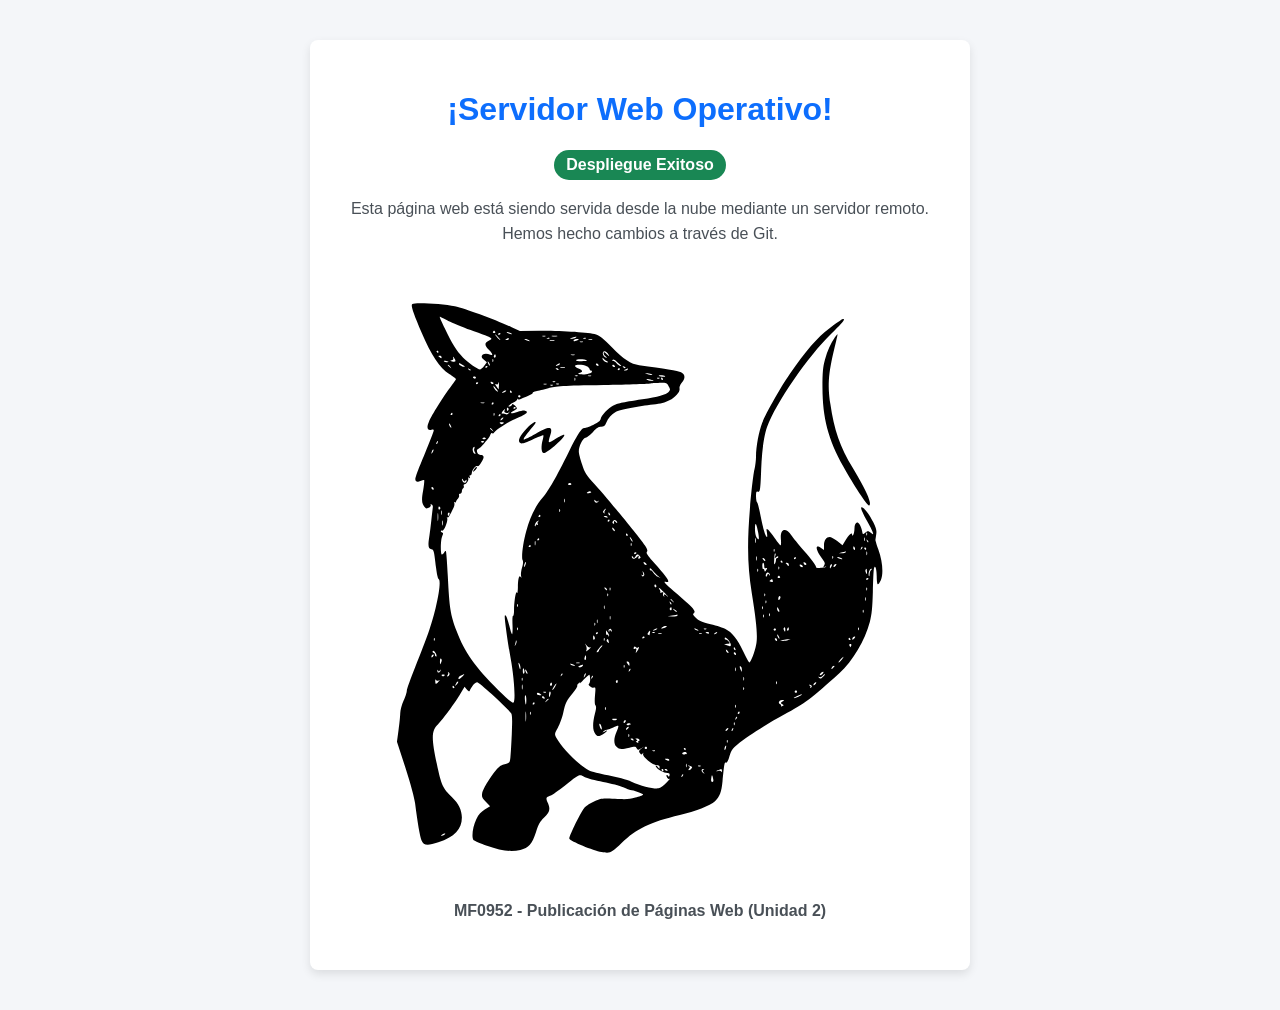
<file: index.html>
<!DOCTYPE html> 
<html lang="es"> 
  <head> 
    <meta charset="UTF-8" /> 
    <meta name="viewport" content="width=device-width, initial-scale=1.0" /> 
    <title>Mi Primera Web en la Nube</title> 
    <link rel="stylesheet" href="css/estilos.css" /> 
  </head> 
  <body> 
    <div class="container"> 
      <h1>¡Servidor Web Operativo!   </h1> 
      <span class="badge">Despliegue Exitoso</span> 
      <p> 
        Esta página web está siendo servida desde la nube mediante un servidor 
        remoto. Hemos hecho cambios a través de Git.
      </p> 
      <img src="img/logo.svg" alt="Logo de bienvenida" /> 
      <p><strong>MF0952 - Publicación de Páginas Web (Unidad 
2)</strong></p> 
    </div> 
  </body> 
</html>
</file>
<file: css/estilos.css>
body { 
font-family: Arial, sans-serif; 
background-color: #f4f6f9; 
text-align: center; 
padding: 40px; 
margin: 0; 
} 
.container { 
background: white; 
max-width: 600px; 
margin: 0 auto; 
padding: 30px; 
border-radius: 8px; 
box-shadow: 0 4px 10px rgba(0, 0, 0, 0.1); 
} 
h1 { 
color: #0d6efd; 
} 
p { 
color: #495057; 
line-height: 1.6; 
} 
.badge { 
background: #198754; 
color: white; 
padding: 6px 12px; 
border-radius: 20px; 
font-weight: bold; 
display: inline-block; 
} 
img { 
max-width: 100%; 
height: auto; 
border-radius: 6px; 
margin-top: 15px; 
}
</file>
